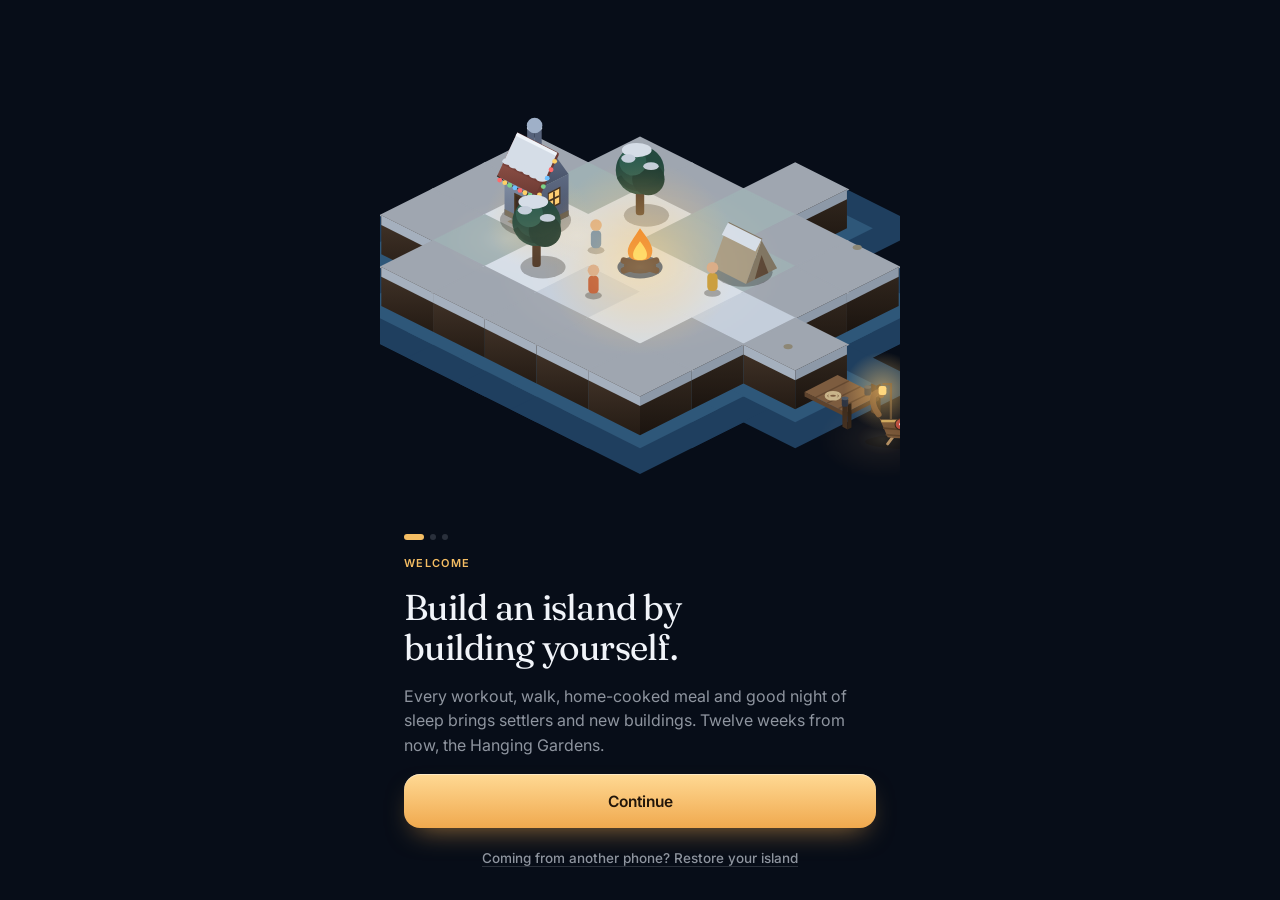
<file: index.html>
<!doctype html>
<html lang="en">
<head>
<meta charset="utf-8">
<meta name="viewport" content="width=device-width, initial-scale=1, viewport-fit=cover">
<meta name="theme-color" content="#0a1220">
<meta name="apple-mobile-web-app-capable" content="yes">
<meta name="mobile-web-app-capable" content="yes">
<meta name="apple-mobile-web-app-status-bar-style" content="black-translucent">
<meta name="apple-mobile-web-app-title" content="Motley Island">
<title>Motley Island</title>
<link rel="manifest" href="manifest.webmanifest">
<link rel="apple-touch-icon" href="icons/apple-touch-icon.png">
<link rel="icon" type="image/png" href="icons/icon-192.png">
<link rel="preconnect" href="https://fonts.googleapis.com">
<link rel="preconnect" href="https://fonts.gstatic.com" crossorigin>
<link rel="stylesheet" href="https://fonts.googleapis.com/css2?family=Fraunces:opsz,wght@9..144,400;9..144,500&family=Inter:wght@400;500;600&display=swap">
<link rel="stylesheet" href="css/app.css">
</head>
<body>
<div id="app">
  <main id="view" aria-live="polite"></main>
  <nav class="nav glass" id="nav" aria-label="Sections"></nav>
  <div id="layer"></div>
</div>
<script src="js/island.js"></script>
<script src="js/life.js"></script>
<script src="js/store.js"></script>
<script src="js/ingredients.js"></script>
<script src="js/amounts.js"></script>
<script src="js/demo.js"></script>
<script src="js/cloud.js"></script>
<script src="js/remind.js"></script>
<script src="js/app.js"></script>
</body>
</html>
</file>
<file: css/app.css>
/* Motley Island · Lanternlight design system
   Night palette, one warm accent (lantern gold), four resource hues used only for meaning.
   Type: Fraunces for display, Inter for everything you read or tap. 4pt spacing grid. */
:root{
  --bg:#070d18; --bg2:#0b1424; --ink:#f1f4f9; --sub:rgba(226,232,242,.62); --faint:rgba(226,232,242,.36); --ghost:rgba(226,232,242,.16);
  --fill:rgba(255,255,255,.045); --fill2:rgba(255,255,255,.07); --hair:rgba(255,255,255,.07); --edge:rgba(255,255,255,.09);
  --gold:#f4bd63; --gold2:#ffd994; --ember:#de8c3a; --gold-a:rgba(244,189,99,.14);
  --stone:#a9bde0; --land:#62c9b9; --harvest:#93d47e; --spirit:#f4bd63;
  --stone-a:rgba(169,189,224,.14); --land-a:rgba(98,201,185,.14); --harvest-a:rgba(147,212,126,.14); --spirit-a:rgba(244,189,99,.14);
  --danger:#f19c86;
  --f-d:"Fraunces", Georgia, serif; --f-b:"Inter", -apple-system, "Segoe UI", system-ui, sans-serif;
  --top:env(safe-area-inset-top, 0px); --bot:env(safe-area-inset-bottom, 0px);
  --ease:cubic-bezier(.2,.8,.2,1); --spring:cubic-bezier(.3,1.35,.4,1);
  --r-s:12px; --r-m:18px; --r-l:24px;
  color-scheme:dark;
}
*{box-sizing:border-box;-webkit-tap-highlight-color:transparent}
html,body{height:100%;margin:0;background:var(--bg);color:var(--ink);font-family:var(--f-b);font-size:15px;line-height:1.45;-webkit-font-smoothing:antialiased;-moz-osx-font-smoothing:grayscale}
body{overscroll-behavior:none;-webkit-user-select:none;user-select:none;-webkit-touch-callout:none}
#app{position:relative;height:100%;max-width:520px;margin:0 auto;overflow:hidden;background:var(--bg)}
#view{position:absolute;inset:0;overflow-y:auto;overflow-x:hidden;-webkit-overflow-scrolling:touch;scrollbar-width:none;padding-bottom:calc(120px + var(--bot))}
#view::-webkit-scrollbar{display:none}
button{font:inherit;color:inherit}
a{color:inherit;text-decoration:none}
:focus-visible{outline:2px solid var(--gold);outline-offset:2px;border-radius:10px}
.tap{transition:transform .18s var(--ease),opacity .18s}
.tap:active{transform:scale(.975);opacity:.85}
svg.i{width:20px;height:20px;flex:none;fill:none;stroke:currentColor;stroke-width:1.7;stroke-linecap:round;stroke-linejoin:round}

/* ---------- type ---------- */
.lt{margin:0;font:400 34px/1.04 var(--f-d);letter-spacing:-.02em;text-wrap:balance}
.t2{margin:0;font:400 23px/1.15 var(--f-d);letter-spacing:-.01em;text-wrap:balance}
.t3{margin:0;font:400 19px/1.2 var(--f-d)}
.hl{font:600 15.5px/1.3 var(--f-b);letter-spacing:-.005em}
.cap{font:500 12.5px/1.4 var(--f-b);color:var(--sub)}
.over{font:600 11px/1 var(--f-b);letter-spacing:.12em;text-transform:uppercase;color:var(--sub)}
.over.gold{color:var(--gold)}
.num{font-variant-numeric:tabular-nums}

/* ---------- chrome: large title + compact bar ---------- */
.page{display:flex;flex-direction:column;gap:28px;padding:0 20px}
.lhead{padding:calc(var(--top) + 26px) 20px 0;display:flex;flex-direction:column;gap:6px}
.lhead .row1{display:flex;justify-content:space-between;align-items:flex-end;gap:12px}
.bar{position:fixed;left:50%;top:0;transform:translate(-50%,-100%);width:100%;max-width:520px;z-index:25;padding:calc(var(--top) + 10px) 16px 10px;display:grid;grid-template-columns:44px 1fr 44px;align-items:center;
  background:rgba(7,13,24,.72);backdrop-filter:blur(24px) saturate(160%);-webkit-backdrop-filter:blur(24px) saturate(160%);border-bottom:1px solid var(--hair);transition:transform .35s var(--ease)}
.bar b{grid-column:2;text-align:center;font:600 15px var(--f-b)}
#app.scrolled .bar{transform:translate(-50%,0)}
.backbtn{all:unset;cursor:pointer;width:40px;height:40px;border-radius:50%;display:grid;place-items:center;color:var(--ink);background:rgba(10,18,32,.55);backdrop-filter:blur(16px);-webkit-backdrop-filter:blur(16px);border:1px solid var(--edge)}
.backbtn svg{width:20px;height:20px}
.floatback{position:fixed;top:calc(var(--top) + 10px);left:max(16px,calc(50% - 244px));z-index:30}
.iconbtn{all:unset;cursor:pointer;width:40px;height:40px;border-radius:50%;display:grid;place-items:center;color:var(--sub)}

/* ---------- world (Isle hero) ---------- */
.world{position:relative;height:min(58vh,450px);cursor:pointer;background:radial-gradient(120% 80% at 50% 46%,var(--w1,#1c3654) 0%,var(--w2,#11213a) 46%,#070d18 100%);transition:--w1 2s;
  -webkit-mask-image:linear-gradient(180deg,#000 74%,transparent 100%);mask-image:linear-gradient(180deg,#000 74%,transparent 100%)}
.world svg{position:absolute;inset:0;width:100%;height:100%;display:block}
.topfade{position:absolute;left:0;right:0;top:0;height:calc(160px + var(--top));background:linear-gradient(180deg,rgba(7,13,24,.92),rgba(7,13,24,0));pointer-events:none}
.ttl{position:absolute;left:20px;right:12px;top:calc(var(--top) + 16px);display:flex;justify-content:space-between;align-items:flex-start;gap:12px}
.ttl{pointer-events:none}
.ttl a{pointer-events:auto}
.ttl .over{color:var(--gold);opacity:.9}
.ttl .lt{margin-top:8px}
.isle .page{margin-top:-78px;position:relative}

/* ---------- surfaces ---------- */
.card{position:relative;border-radius:var(--r-l);padding:20px;background:linear-gradient(180deg,rgba(255,255,255,.065),rgba(255,255,255,.028));
  box-shadow:inset 0 1px 0 rgba(255,255,255,.06),0 24px 48px -28px rgba(0,0,0,.8);border:1px solid var(--hair)}
.group{border-radius:var(--r-m);background:var(--fill);overflow:hidden}
.sect{display:flex;flex-direction:column;gap:10px}
.sect-h{display:flex;justify-content:space-between;align-items:baseline;gap:12px;padding:0 4px}
.sect-h .cap{font-size:12px}

/* rows */
.row{position:relative;display:flex;align-items:center;gap:14px;padding:12px 14px;min-height:64px}
.row + .row::before{content:"";position:absolute;top:0;left:68px;right:0;height:1px;background:var(--hair)}
.row .main{flex:1;min-width:0;display:flex;align-items:center;gap:14px;cursor:pointer}
.row .tx{flex:1;min-width:0;display:flex;flex-direction:column;gap:2px}
.row .tx b{font:500 15px/1.3 var(--f-b);overflow:hidden;text-overflow:ellipsis;display:-webkit-box;-webkit-line-clamp:2;-webkit-box-orient:vertical}
.row .tx small{font:500 12.5px/1.35 var(--f-b);color:var(--sub);white-space:nowrap;overflow:hidden;text-overflow:ellipsis}
.row .tx small em{font-style:normal;color:var(--rc,var(--gold))}
.row.done .tx b{color:var(--sub)}
.row .chev{color:var(--ghost);width:16px;height:16px}
.row .trail{font:600 14px var(--f-b);color:var(--sub);font-variant-numeric:tabular-nums}
.tile{flex:none;width:40px;height:40px;border-radius:12px;display:grid;place-items:center;background:var(--ta,var(--fill2));color:var(--tc,var(--ink))}
.tile svg{width:20px;height:20px}
.r-stone{--ta:var(--stone-a);--tc:var(--stone);--rc:var(--stone)}
.r-land{--ta:var(--land-a);--tc:var(--land);--rc:var(--land)}
.r-harvest{--ta:var(--harvest-a);--tc:var(--harvest);--rc:var(--harvest)}
.r-spirit{--ta:var(--spirit-a);--tc:var(--spirit);--rc:var(--spirit)}
.r-gold{--ta:var(--gold-a);--tc:var(--gold2)}
.row.done .tile{opacity:.55}

/* tick */
.tick{all:unset;cursor:pointer;position:relative;flex:none;width:30px;height:30px;border-radius:50%;display:grid;place-items:center;box-shadow:inset 0 0 0 1.6px var(--ghost);transition:background .3s var(--ease),box-shadow .3s var(--ease),transform .25s var(--spring)}
.tick svg{width:14px;height:14px;fill:none;stroke:#1a1206;stroke-width:2.6;stroke-linecap:round;stroke-linejoin:round;stroke-dasharray:16;stroke-dashoffset:16;transition:stroke-dashoffset .3s .08s var(--ease)}
.tick:active{transform:scale(.86)}
.done .tick,.tick.on{background:var(--gold);box-shadow:inset 0 0 0 1.6px var(--gold),0 0 18px rgba(244,189,99,.4)}
.done .tick svg,.tick.on svg{stroke-dashoffset:0}
.tick[disabled]{opacity:.3;pointer-events:none}
.spark{position:fixed;width:5px;height:5px;border-radius:50%;background:var(--gold2);pointer-events:none;z-index:60;box-shadow:0 0 8px var(--gold)}

/* buttons */
.btn{all:unset;box-sizing:border-box;cursor:pointer;display:flex;align-items:center;justify-content:center;gap:10px;height:54px;padding:0 22px;border-radius:16px;font:600 15.5px var(--f-b);
  background:linear-gradient(180deg,#ffd994,#f0a94e);color:#22160a;box-shadow:inset 0 1px 0 rgba(255,255,255,.45),0 12px 28px -12px rgba(240,169,78,.65);transition:transform .18s var(--ease),filter .2s}
.btn:active{transform:scale(.97);filter:brightness(.95)}
.btn svg{width:18px;height:18px}
.btn.solid{fill:#22160a}
.btn.quiet{background:var(--fill2);color:var(--ink);box-shadow:inset 0 0 0 1px var(--edge)}
.btn.small{height:40px;padding:0 16px;border-radius:12px;font-size:14px}
.btn.wide{width:100%}
.btn.danger{background:rgba(241,156,134,.1);color:var(--danger);box-shadow:inset 0 0 0 1px rgba(241,156,134,.25)}
.btns{display:flex;gap:10px}
.btns .btn{flex:1}

/* ---------- Isle: today hero ---------- */
.today{display:grid;grid-template-columns:auto 1fr;gap:18px;align-items:center}
.ring{position:relative;width:84px;height:84px}
.ring svg{width:100%;height:100%;transform:rotate(-90deg)}
.ring circle{fill:none;stroke-width:7}
.ring .bgc{stroke:rgba(255,255,255,.08)}
.ring .fgc{stroke:url(#ringgrad);stroke-linecap:round;transition:stroke-dashoffset 1s var(--ease);filter:drop-shadow(0 0 6px rgba(244,189,99,.45))}
.ring div{position:absolute;inset:0;display:grid;place-items:center;text-align:center;line-height:1}
.ring b{font:400 24px var(--f-d)}
.ring small{display:block;font:600 9.5px var(--f-b);letter-spacing:.1em;color:var(--sub);margin-top:3px;text-transform:uppercase}
.today .tx{display:flex;flex-direction:column;gap:6px;min-width:0}
.today .btn{grid-column:1/-1;margin-top:4px}

.nextup{all:unset;box-sizing:border-box;cursor:pointer;display:flex;align-items:center;gap:14px;padding:14px 16px;border-radius:var(--r-m);background:linear-gradient(90deg,rgba(244,189,99,.10),rgba(244,189,99,.03));box-shadow:inset 0 0 0 1px rgba(244,189,99,.16)}
.nextup .tx{flex:1;min-width:0;display:flex;flex-direction:column;gap:3px}
.nextup .meter{display:block;height:4px;border-radius:4px;background:rgba(255,255,255,.08);overflow:hidden;margin-top:6px}
.nextup .meter i{display:block;height:100%;border-radius:4px;background:linear-gradient(90deg,var(--ember),var(--gold2));transition:width .9s var(--ease)}

.week{display:grid;grid-template-columns:repeat(7,1fr);gap:4px;padding:14px 8px;border-radius:var(--r-m);background:var(--fill)}
.week button{all:unset;cursor:pointer;display:flex;flex-direction:column;align-items:center;gap:7px;font:600 10.5px var(--f-b);letter-spacing:.06em;color:var(--faint)}
.week button.today{color:var(--gold)}
.mini{width:30px;height:30px;transform:rotate(-90deg)}
.mini circle{fill:none;stroke-width:3.4}
.mini .bgc{stroke:rgba(255,255,255,.09)}
.mini .fgc{stroke:var(--gold);stroke-linecap:round}
.week button.rest .mini .bgc{stroke-dasharray:2 3.2}

.meters{display:grid;grid-template-columns:1fr 1fr;gap:16px 20px;padding:18px;border-radius:var(--r-m);background:var(--fill)}
.meter2{display:flex;flex-direction:column;gap:8px}
.meter2 p{margin:0;display:flex;justify-content:space-between;align-items:baseline;font:500 12.5px var(--f-b);color:var(--sub)}
.meter2 p b{font:400 18px var(--f-d);color:var(--ink);font-variant-numeric:tabular-nums}
.bar2{height:4px;border-radius:4px;background:rgba(255,255,255,.07);overflow:hidden}
.bar2 i{display:block;height:100%;border-radius:4px;background:var(--c);box-shadow:0 0 10px var(--c);transition:width .9s var(--ease)}
.gardens{grid-column:1/-1;display:flex;flex-direction:column;gap:8px;padding-bottom:14px;border-bottom:1px solid var(--hair)}
.gardens .bar2{height:6px}
.gardens .bar2 i{background:linear-gradient(90deg,var(--ember),var(--gold2));box-shadow:0 0 12px rgba(244,189,99,.6)}

/* ---------- Train ---------- */
.days{display:grid;grid-template-columns:repeat(7,1fr);gap:4px}
.days button{all:unset;cursor:pointer;display:flex;flex-direction:column;align-items:center;gap:6px;padding:10px 0;border-radius:14px;font:600 10.5px var(--f-b);letter-spacing:.06em;color:var(--faint);transition:background .25s}
.days button b{font:400 18px var(--f-d);letter-spacing:0;color:var(--sub)}
.days button i{display:flex;gap:3px;height:5px}
.days button i u{width:5px;height:5px;border-radius:50%;background:var(--ghost)}
.days button i u.stone{background:var(--stone)}.days button i u.land{background:var(--land)}.days button i u.spirit{background:var(--spirit)}
.days button.on{background:var(--fill2)}
.days button.on b{color:var(--ink)}
.days button.today{color:var(--gold)}
.hero-w{display:flex;flex-direction:column;gap:14px;overflow:hidden}
.hero-w::after{content:"";position:absolute;right:-40px;top:-40px;width:180px;height:180px;border-radius:50%;background:radial-gradient(circle,rgba(169,189,224,.16),transparent 70%);pointer-events:none}
.chips{display:flex;flex-wrap:wrap;gap:6px}
.chip{display:inline-flex;align-items:center;gap:6px;height:28px;padding:0 10px;border-radius:999px;background:var(--fill2);font:500 12px var(--f-b);color:var(--sub)}
.chip svg{width:14px;height:14px}
.phasebar{display:grid;grid-template-columns:repeat(12,1fr);gap:3px}
.phasebar i{height:6px;border-radius:3px;background:rgba(255,255,255,.08)}
.phasebar i.past{background:rgba(244,189,99,.45)}
.phasebar i.now{background:var(--gold);box-shadow:0 0 10px rgba(244,189,99,.6)}
.phaselbl{display:grid;grid-template-columns:4fr 4fr 4fr;font:600 10.5px var(--f-b);letter-spacing:.08em;text-transform:uppercase;color:var(--faint)}
.phaselbl span.on{color:var(--gold)}

/* move list in session preview */
.move{display:flex;flex-direction:column;gap:10px;padding:14px;position:relative}
.move + .move::before{content:"";position:absolute;top:0;left:68px;right:0;height:1px;background:var(--hair)}
.move-h{display:flex;gap:14px;align-items:center}
.move-h .tile{font:600 12px var(--f-b)}
.move details{padding-left:54px;font-size:13.5px;color:var(--sub)}
.move summary{cursor:pointer;list-style:none;color:var(--gold2);font-weight:500;font-size:13px}
.move summary::-webkit-details-marker{display:none}
.move ol{margin:8px 0 0;padding-left:18px;display:flex;flex-direction:column;gap:5px;line-height:1.5}
.dock{position:fixed;left:50%;transform:translateX(-50%);bottom:calc(16px + var(--bot));width:calc(100% - 40px);max-width:480px;z-index:22}

/* ---------- workout player ---------- */
#app.immersive .nav{transform:translate(-50%,160%)}
#app.immersive #view{padding-bottom:0}
.player{min-height:100%;display:flex;flex-direction:column;padding:calc(var(--top) + 10px) 20px calc(20px + var(--bot));gap:18px;background:radial-gradient(120% 60% at 50% 0%,#14243d 0%,var(--bg) 60%)}
.ptop{display:flex;align-items:center;gap:12px}
.ptop .segs{flex:1;display:flex;gap:3px}
.ptop .segs i{flex:1;height:4px;border-radius:2px;background:rgba(255,255,255,.1);transition:background .3s}
.ptop .segs i.on{background:var(--gold)}
.ptop .clock{font:600 13px var(--f-b);color:var(--sub);font-variant-numeric:tabular-nums;min-width:42px;text-align:right}
.pbody{flex:1;display:flex;flex-direction:column;justify-content:center;gap:16px;padding:10px 4px}
.pname{margin:0;font:400 40px/1.05 var(--f-d);letter-spacing:-.02em;text-wrap:balance}
.preps{display:flex;align-items:baseline;gap:10px}
.preps b{font:300 88px/0.9 var(--f-d);letter-spacing:-.04em;color:var(--gold2);font-variant-numeric:tabular-nums}
.preps span{font:500 18px var(--f-b);color:var(--sub)}
.pcue{font-size:16px;line-height:1.5;color:var(--ink);opacity:.86;max-width:34ch}
.pnext{display:flex;align-items:center;gap:12px;padding:12px 14px;border-radius:var(--r-m);background:var(--fill);text-align:left}
.pnext .tx{flex:1;min-width:0}
.rest{display:flex;flex-direction:column;align-items:center;gap:22px;text-align:center}
.bigring{position:relative;width:min(64vw,240px);aspect-ratio:1}
.bigring svg{width:100%;height:100%;transform:rotate(-90deg)}
.bigring circle{fill:none;stroke-width:6}
.bigring .bgc{stroke:rgba(255,255,255,.08)}
.bigring .fgc{stroke:var(--gold);stroke-linecap:round;transition:stroke-dashoffset 1s linear}
.bigring::before{content:"";position:absolute;inset:8%;border-radius:50%;box-shadow:0 0 50px rgba(244,189,99,.18)}
.bigring div{position:absolute;inset:0;display:grid;place-items:center}
.bigring b{font:300 64px var(--f-d);font-variant-numeric:tabular-nums}
.finish{flex:1;display:flex;flex-direction:column;align-items:center;justify-content:center;text-align:center;gap:18px}
.finish .stats{display:grid;grid-template-columns:repeat(3,1fr);width:100%;gap:8px}
.finish .stats div{padding:14px 8px;border-radius:var(--r-m);background:var(--fill)}
.finish .stats b{display:block;font:400 26px var(--f-d);font-variant-numeric:tabular-nums}
.medal{width:96px;height:96px;border-radius:50%;display:grid;place-items:center;background:radial-gradient(circle at 35% 30%,var(--gold2),var(--ember));box-shadow:0 0 60px rgba(244,189,99,.45);color:#22160a;animation:medal .9s var(--spring)}
.medal svg{width:42px;height:42px;stroke-width:2.2}
@keyframes medal{from{transform:scale(.3) rotate(-20deg);opacity:0}}

/* ---------- Market ---------- */
.budget{display:flex;flex-direction:column;gap:14px}
.budget .big{display:flex;align-items:baseline;justify-content:space-between;gap:12px}
.budget .big b{font:400 40px/1 var(--f-d);letter-spacing:-.02em;font-variant-numeric:tabular-nums}
.budget .bar2{height:6px}
.budget .bar2 i{background:linear-gradient(90deg,var(--land),#9be3d6);box-shadow:0 0 10px rgba(98,201,185,.5)}
.seg{display:grid;grid-auto-flow:column;grid-auto-columns:1fr;padding:3px;border-radius:12px;background:var(--fill)}
.seg button{all:unset;cursor:pointer;text-align:center;padding:8px 0;border-radius:9px;font:600 13px var(--f-b);color:var(--sub);transition:background .25s,color .25s}
.seg button.on{background:rgba(255,255,255,.1);color:var(--ink);box-shadow:0 2px 8px rgba(0,0,0,.3)}
.item{cursor:pointer}
.item .tx b{transition:color .3s}
.item.done .tx b{text-decoration:line-through;text-decoration-color:var(--faint)}
.badge{display:inline-block;font:700 9px var(--f-b);letter-spacing:.1em;text-transform:uppercase;padding:3px 6px;border-radius:5px;background:var(--land-a);color:var(--land);margin-left:6px;vertical-align:2px}
details.pantry summary{list-style:none;cursor:pointer}
details.pantry summary::-webkit-details-marker{display:none}
.pchips{display:flex;flex-wrap:wrap;gap:6px;padding:4px 4px 0}
.pchips span{font:500 12.5px var(--f-b);padding:7px 11px;border-radius:999px;background:var(--fill);color:var(--sub)}
.fine{font:400 12.5px/1.55 var(--f-b);color:var(--faint);padding:0 4px;margin:0}

/* ---------- Kitchen ---------- */
.rail{display:flex;gap:12px;overflow-x:auto;scroll-snap-type:x mandatory;scroll-padding-inline:20px;margin:0 -20px;padding:2px 20px 6px;scrollbar-width:none}
.rail::-webkit-scrollbar{display:none}
.meal{flex:none;width:72%;max-width:300px;scroll-snap-align:start;border-radius:var(--r-l);overflow:hidden;background:var(--fill);display:flex;flex-direction:column}
.meal .art{height:118px;position:relative;display:grid;place-items:center;background:var(--art)}
.meal .art svg{width:46px;height:46px;stroke-width:1.3;color:rgba(255,255,255,.88);filter:drop-shadow(0 4px 12px rgba(0,0,0,.25))}
.meal .art .over{position:absolute;left:14px;top:14px;color:rgba(255,255,255,.85)}
.meal .art .shared{position:absolute;right:12px;top:10px;font:600 10.5px var(--f-b);padding:4px 8px;border-radius:999px;background:rgba(0,0,0,.28);color:#fff}
.meal .tx{padding:14px 16px 16px;display:flex;flex-direction:column;gap:4px}
.meal .tx b{font:400 18px/1.2 var(--f-d)}
.c-Mexican{--art:linear-gradient(135deg,#c8642f,#e9a052)}
.c-Asian{--art:linear-gradient(135deg,#a8394a,#e0705a)}
.c-Italian{--art:linear-gradient(135deg,#8c2f39,#d2584c)}
.c-Mediterranean{--art:linear-gradient(135deg,#2f7d74,#73c2a7)}
.c-Breakfast{--art:linear-gradient(135deg,#b07a26,#ecc069)}
.c-Snack{--art:linear-gradient(135deg,#4a5f86,#8ea6cf)}
.c-American{--art:linear-gradient(135deg,#7a4a2a,#c98a4e)}
.c-Indian{--art:linear-gradient(135deg,#b8562a,#e8b04a)}
.c-Peruvian{--art:linear-gradient(135deg,#3f7d3a,#9cc85a)}
.c-Prep{--art:linear-gradient(135deg,#3b5578,#6f8fb8)}
.ctile{--ta:var(--art);--tc:#fff}
.hero-r{position:relative;height:calc(220px + var(--top));display:grid;place-items:center;background:var(--art);overflow:hidden}
.hero-r::after{content:"";position:absolute;inset:0;background:linear-gradient(180deg,rgba(7,13,24,0) 40%,var(--bg) 100%)}
.hero-r svg{width:80px;height:80px;stroke-width:1.1;color:rgba(255,255,255,.9);position:relative;z-index:1;margin-top:var(--top)}
.stats3{display:grid;grid-template-columns:repeat(3,1fr);border-radius:var(--r-m);background:var(--fill)}
.stats3 div{padding:14px 12px;display:flex;flex-direction:column;gap:4px}
.stats3 div + div{border-left:1px solid var(--hair)}
.stats3 b{font:400 20px var(--f-d);font-variant-numeric:tabular-nums}
.callout{display:flex;gap:12px;align-items:flex-start;padding:14px 16px;border-radius:var(--r-m);background:var(--gold-a);color:var(--gold2);font:500 13.5px/1.5 var(--f-b)}
.callout svg{flex:none;width:18px;height:18px;margin-top:1px}
.ing{cursor:pointer;min-height:52px}
.ing .tx b{font-weight:500;font-size:14.5px}
.ing .q{font:500 13px var(--f-b);color:var(--sub);text-align:right;max-width:46%}
.ing.done .tx b,.ing.done .q{color:var(--faint);text-decoration:line-through}
.steps{margin:0;padding:0;list-style:none;display:flex;flex-direction:column;gap:18px}
.steps li{display:grid;grid-template-columns:30px 1fr;gap:14px;font:400 15px/1.55 var(--f-b);color:var(--ink)}
.steps li span{width:30px;height:30px;border-radius:50%;display:grid;place-items:center;font:600 12.5px var(--f-b);color:var(--gold);background:var(--gold-a)}

/* cook mode */
.cook{min-height:100%;display:flex;flex-direction:column;padding:calc(var(--top) + 10px) 20px calc(20px + var(--bot));gap:20px}
.cook .stepbig{flex:1;display:flex;flex-direction:column;justify-content:center;gap:18px}
.cook .stepbig p{margin:0;font:400 27px/1.38 var(--f-d);letter-spacing:-.01em}
.cook .stepbig.gatherstep{justify-content:flex-start;gap:12px}
.cook .btns{position:sticky;bottom:calc(12px + var(--bot));z-index:2}
.cook .gather .row{min-height:52px}
.cook .gather .row .q{font:500 13px var(--f-b);color:var(--sub);text-align:right;max-width:46%}
.cook .instep{display:flex;flex-direction:column;gap:2px;padding-top:14px;border-top:1px solid var(--hair)}
.cook .instep .over{margin-bottom:6px}
.cook .instep div{display:flex;justify-content:space-between;gap:16px;padding:7px 0;font:500 15px/1.35 var(--f-b)}
.cook .instep div span{color:var(--gold2);text-align:right;flex-shrink:0;max-width:52%}

/* ---------- nav ---------- */
.nav{position:fixed;left:50%;bottom:calc(14px + var(--bot));transform:translateX(-50%);z-index:20;display:flex;gap:2px;padding:6px;border-radius:999px;
  background:rgba(14,22,38,.72);backdrop-filter:blur(24px) saturate(160%);-webkit-backdrop-filter:blur(24px) saturate(160%);box-shadow:inset 0 0 0 1px var(--edge),0 18px 40px -16px rgba(0,0,0,.8);transition:transform .45s var(--ease)}
.nav a{display:flex;align-items:center;gap:7px;height:44px;padding:0 16px;border-radius:999px;color:var(--faint);font:600 13px var(--f-b);transition:background .35s var(--ease),color .35s var(--ease)}
.nav a svg{width:21px;height:21px}
.nav a span{max-width:0;overflow:hidden;white-space:nowrap;transition:max-width .45s var(--ease)}
.nav a.on{background:var(--gold-a);color:var(--gold2)}
.nav a.on span{max-width:70px}

/* ---------- sheet ---------- */
.scrim{position:fixed;inset:0;z-index:40;background:rgba(3,7,14,.6);animation:fade .25s ease}
.sheet{position:fixed;left:0;right:0;bottom:0;z-index:41;max-width:520px;margin:0 auto;border-radius:28px 28px 0 0;padding:10px 20px calc(24px + var(--bot));display:flex;flex-direction:column;gap:18px;
  background:rgba(16,25,42,.92);backdrop-filter:blur(30px) saturate(150%);-webkit-backdrop-filter:blur(30px) saturate(150%);box-shadow:inset 0 1px 0 rgba(255,255,255,.08);animation:sheet .5s var(--ease);max-height:88vh;overflow-y:auto}
.sheet .grab{align-self:center;width:36px;height:5px;border-radius:5px;background:rgba(255,255,255,.2)}
@keyframes sheet{from{transform:translateY(100%)}}
@keyframes fade{from{opacity:0}}
.opts{display:grid;grid-template-columns:1fr 1fr;gap:10px}
.opts button{all:unset;cursor:pointer;padding:14px;border-radius:16px;background:var(--fill);box-shadow:inset 0 0 0 1px var(--hair);display:flex;flex-direction:column;gap:10px;transition:box-shadow .2s,background .2s}
.opts button.on{box-shadow:inset 0 0 0 1.6px var(--gold);background:var(--gold-a)}
.stepper{display:flex;align-items:center;justify-content:space-between;padding:8px;border-radius:16px;background:var(--fill)}
.stepper button{all:unset;cursor:pointer;width:44px;height:44px;border-radius:12px;display:grid;place-items:center;background:var(--fill2)}
.stepper b{font:400 30px var(--f-d);font-variant-numeric:tabular-nums}
.stepper b small{font:500 13px var(--f-b);color:var(--sub);margin-left:6px}
.field{display:flex;flex-direction:column;gap:8px}
.field input{all:unset;-webkit-user-select:text;user-select:text;height:50px;padding:0 16px;border-radius:14px;background:var(--fill);box-shadow:inset 0 0 0 1px var(--hair);color:var(--ink);font:500 16px var(--f-b)}
.field input:focus{box-shadow:inset 0 0 0 1.6px var(--gold)}

/* ---------- onboarding ---------- */
.onb{position:fixed;inset:0;z-index:70;background:var(--bg);display:flex;flex-direction:column;max-width:520px;margin:0 auto;animation:fade .4s ease}
.onb .art{position:relative;flex:1;min-height:0}
.onb .art svg{position:absolute;inset:0;width:100%;height:100%}
.onb .panel{padding:0 24px calc(28px + var(--bot));display:flex;flex-direction:column;gap:16px}
.onb .dots{display:flex;gap:6px}
.onb .dots i{width:6px;height:6px;border-radius:3px;background:var(--ghost);transition:width .3s,background .3s}
.onb .dots i.on{width:20px;background:var(--gold)}
.onb .lt{font-size:36px}
.onb p{margin:0;color:var(--sub);font-size:16px;line-height:1.55}
.legend{display:flex;flex-direction:column;gap:2px;border-radius:var(--r-m);background:var(--fill)}

/* ---------- feedback ---------- */
.reward{position:fixed;left:50%;top:calc(var(--top) + 14px);z-index:65;transform:translateX(-50%);display:flex;align-items:center;gap:12px;padding:8px 18px 8px 8px;border-radius:999px;
  background:rgba(16,25,42,.88);backdrop-filter:blur(24px);-webkit-backdrop-filter:blur(24px);box-shadow:inset 0 0 0 1px rgba(244,189,99,.25),0 16px 40px -12px rgba(0,0,0,.7);animation:drop 2.6s var(--ease) forwards;pointer-events:none;white-space:nowrap}
.reward .tile{width:34px;height:34px;border-radius:50%}
.reward b{font:600 14.5px var(--f-b)}
.reward small{display:block;font:500 12px var(--f-b);color:var(--sub)}
@keyframes drop{0%{opacity:0;transform:translate(-50%,-30px) scale(.95)}12%{opacity:1;transform:translate(-50%,0) scale(1)}82%{opacity:1;transform:translate(-50%,0)}100%{opacity:0;transform:translate(-50%,-16px)}}
.toast{position:fixed;left:50%;bottom:calc(92px + var(--bot));transform:translateX(-50%);z-index:60;padding:12px 18px;border-radius:14px;font:500 13.5px var(--f-b);max-width:calc(100% - 40px);
  background:rgba(16,25,42,.92);backdrop-filter:blur(20px);-webkit-backdrop-filter:blur(20px);box-shadow:inset 0 0 0 1px var(--edge);animation:up .35s var(--ease)}
@keyframes up{from{opacity:0;transform:translate(-50%,14px)}}

/* ---------- island + motion ---------- */
.o.pop{animation:pop .9s var(--spring) both;transform-box:fill-box;transform-origin:50% 100%}
@keyframes pop{from{opacity:0;transform:scale(.3) translateY(8px)}to{opacity:1;transform:none}}
.walk{animation:walk 8s ease-in-out infinite}
@keyframes walk{0%,8%{transform:translate(0,0)}46%,54%{transform:translate(var(--dx),var(--dy))}92%,100%{transform:translate(0,0)}}
.bob{animation:bob .5s ease-in-out infinite alternate}
@keyframes bob{to{transform:translateY(-.8px)}}
.flick{animation:flick .35s ease-in-out infinite alternate;transform-box:fill-box;transform-origin:50% 100%}
@keyframes flick{from{transform:scale(1,1)}to{transform:scale(.85,1.15)}}
.spin{animation:spin 9s linear infinite}
@keyframes spin{to{transform:rotate(360deg)}}
.smoke{animation:smoke 4s ease-out infinite;transform-box:fill-box;transform-origin:center}
@keyframes smoke{from{opacity:.55;transform:translate(0,0) scale(.6)}to{opacity:0;transform:translate(4px,-16px) scale(1.6)}}
.float{animation:float 3.5s ease-in-out infinite alternate}
@keyframes float{to{transform:translateY(-1.6px) rotate(-1.5deg)}}
.beam{animation:beam 7s ease-in-out infinite;opacity:.9}
@keyframes beam{0%{transform:rotate(-14deg) scaleX(1);opacity:.25}50%{transform:rotate(16deg) scaleX(1.1);opacity:.95}100%{transform:rotate(-14deg) scaleX(1);opacity:.25}}
.hook{animation:hook 4s ease-in-out infinite alternate}
.oar{animation:oar 1.4s ease-in-out infinite alternate}
@keyframes oar{from{transform:rotate(-16deg)}to{transform:rotate(14deg)}}
@keyframes hook{from{transform:rotate(-7deg)}to{transform:rotate(7deg)}}
.glint{animation:glint 3s ease-in-out infinite}
@keyframes glint{0%,100%{opacity:0}50%{opacity:.85}}
.fly{animation:fly 6s ease-in-out infinite alternate}
@keyframes fly{0%{transform:translate(0,0);opacity:.2}50%{opacity:1}100%{transform:translate(6px,-8px);opacity:.3}}
.fall{animation:fall .8s linear infinite}
@keyframes fall{to{stroke-dashoffset:-8}}
.enter{animation:enter .42s var(--ease)}
@keyframes enter{from{opacity:0;transform:translateY(10px)}}
.push{animation:push .42s var(--ease)}
@keyframes push{from{opacity:0;transform:translateX(28px)}}
.stagger>*{animation:enter .5s var(--ease) both}
.stagger>*:nth-child(2){animation-delay:.04s}.stagger>*:nth-child(3){animation-delay:.08s}.stagger>*:nth-child(4){animation-delay:.12s}.stagger>*:nth-child(5){animation-delay:.16s}.stagger>*:nth-child(6){animation-delay:.2s}.stagger>*:nth-child(n+7){animation-delay:.24s}

/* =========================================================
   Living island, gestures, player and kitchen timers (v10)
   ========================================================= */

/* ---------- sky ---------- */
.sky{position:absolute;inset:0;pointer-events:none;overflow:hidden}
.sky .glow{position:absolute;left:-10%;right:-10%;top:-30%;height:80%;background:radial-gradient(60% 60% at 50% 40%,var(--glow,transparent),transparent 70%);transition:background 3s}
.sky .star{position:absolute;width:var(--s);height:var(--s);border-radius:50%;background:#e8eefc;opacity:calc(var(--stars,1) * .7);animation:twinkle 4s ease-in-out infinite;box-shadow:0 0 4px rgba(232,238,252,.6)}
@keyframes twinkle{0%,100%{opacity:calc(var(--stars,1) * .15)}50%{opacity:calc(var(--stars,1) * .85)}}
.sky .moon{position:absolute;left:var(--mx,80%);top:var(--my,28%);width:26px;height:26px;border-radius:50%;opacity:var(--moon,1);transition:opacity 3s;
  background:radial-gradient(circle at 38% 35%,#fbf3dc,#d9cfb4 60%,#b9ae92);box-shadow:0 0 24px 6px rgba(251,243,220,.18),0 0 70px 20px rgba(251,243,220,.06)}
.sky .moon::after{content:"";position:absolute;inset:0;border-radius:50%;background:radial-gradient(circle at 62% 60%,rgba(0,0,0,.12) 0 3px,transparent 4px),radial-gradient(circle at 40% 70%,rgba(0,0,0,.08) 0 2px,transparent 3px)}
.sky .cloud{position:absolute;height:16px;border-radius:30px;background:rgba(170,190,225,.07);filter:blur(6px);animation:cloud 140s linear infinite}
.sky .cloud.c1{top:16%;width:200px;left:-180px}
.sky .cloud.c2{top:38%;width:150px;left:-140px;animation-duration:190s;animation-delay:-80s;opacity:.7}
@keyframes cloud{to{transform:translateX(860px)}}
.sky .shoot{position:absolute;width:90px;height:1.5px;border-radius:2px;background:linear-gradient(90deg,rgba(255,255,255,0),rgba(255,255,255,.9));transform:rotate(18deg);animation:shoot 1.2s ease-out forwards}
@keyframes shoot{from{opacity:0;translate:-60px -20px}20%{opacity:1}to{opacity:0;translate:140px 46px}}

/* ---------- settlers ---------- */
.st .sp{transition:transform .25s,opacity .6s}
.st.left .sp{transform:scaleX(-1)}
.st.walk .body{animation:step .32s ease-in-out infinite alternate}
@keyframes step{to{transform:translateY(-1px)}}
.st.sit .body{transform:translateY(1.4px) scaleY(.8);transform-box:fill-box;transform-origin:50% 100%}
.st.tend .body{animation:tend 1.1s ease-in-out infinite;transform-box:fill-box;transform-origin:50% 100%}
@keyframes tend{0%,100%{transform:none}45%,60%{transform:scaleY(.72) translateY(1px)}}
.st.home .sp{opacity:0}
.st .newstar{animation:newstar 1.2s ease-in-out infinite;transform-box:fill-box;transform-origin:center}
@keyframes newstar{50%{transform:translateY(-1.5px) scale(1.15);opacity:.75}}

/* ---------- a building goes up ---------- */
.o.rise{animation:rise 1.1s cubic-bezier(.25,1.35,.45,1) both;transform-box:fill-box;transform-origin:50% 100%}
@keyframes rise{0%{opacity:0;transform:scaleY(.05) scaleX(.7)}35%{opacity:1}70%{transform:scaleY(1.08) scaleX(.97)}100%{opacity:1;transform:none}}
.dust{opacity:0;animation:dust 1.1s ease-out both}
@keyframes dust{0%{opacity:.75;transform:translate(0,0) scale(.6)}100%{opacity:0;transform:translate(var(--dx),var(--dy)) scale(1.8)}}

/* ---------- sky lanterns when the day is done ---------- */
.lanterns{position:absolute;inset:0;pointer-events:none;overflow:hidden}
.lanterns i{position:absolute;bottom:22%;width:12px;height:16px;border-radius:3px 3px 4px 4px;background:radial-gradient(circle at 50% 70%,#fff1c4,#f4bd63 55%,#de8c3a);box-shadow:0 0 14px 4px rgba(244,189,99,.45);opacity:0;animation:lantern 6s ease-out forwards}
@keyframes lantern{0%{opacity:0;transform:translate(0,0) scale(.6)}12%{opacity:1}100%{opacity:0;transform:translate(var(--drift),-300px) scale(1)}}

/* ---------- island bubble (tap a settler or building) ---------- */
.bubble{position:absolute;z-index:35;max-width:240px;padding:12px 14px 13px;border-radius:16px;background:rgba(14,22,38,.86);backdrop-filter:blur(20px);-webkit-backdrop-filter:blur(20px);
  box-shadow:inset 0 0 0 1px rgba(244,189,99,.22),0 16px 40px -14px rgba(0,0,0,.8);display:flex;flex-direction:column;gap:5px;animation:bub .35s cubic-bezier(.3,1.3,.5,1);pointer-events:none;transform-origin:var(--ax,50%) 100%}
.bubble b{font:400 18px/1.15 var(--f-d)}
.bubble .over{font-size:10px}
.bubble p{margin:2px 0 0;font:500 13px/1.45 var(--f-b);color:var(--sub)}
.bubble::after{content:"";position:absolute;left:var(--ax,50%);bottom:-6px;width:12px;height:12px;margin-left:-6px;transform:rotate(45deg);background:rgba(14,22,38,.86);box-shadow:inset -1px -1px 0 rgba(244,189,99,.22)}
.bubble.out{animation:bubout .25s ease forwards}
@keyframes bub{from{opacity:0;transform:translateY(6px) scale(.9)}}
@keyframes bubout{to{opacity:0;transform:translateY(4px) scale(.96)}}

/* ---------- today ring when the day is complete ---------- */
.ring.full::after{content:"";position:absolute;inset:-4px;border-radius:50%;box-shadow:0 0 30px rgba(244,189,99,.35);animation:breathe 2.6s ease-in-out infinite;pointer-events:none}
@keyframes breathe{50%{box-shadow:0 0 44px rgba(244,189,99,.55)}}

/* ---------- announcements ---------- */
.reward.big{padding:10px 20px 10px 10px;box-shadow:inset 0 0 0 1px rgba(244,189,99,.4),0 0 40px -6px rgba(244,189,99,.35),0 16px 40px -12px rgba(0,0,0,.7);animation:drop 3.6s var(--ease) forwards}
.reward.big .tile{width:40px;height:40px}
.reward.big small{margin-bottom:4px;font-size:10px}
.reward.big b{font:400 18px var(--f-d)}

/* ---------- swipe to complete ---------- */
.row.sw{touch-action:pan-y}
.row.sw .tx small{white-space:normal;display:-webkit-box;-webkit-line-clamp:2;-webkit-box-orient:vertical}
.row.sw > *{transition:transform .38s cubic-bezier(.3,1.3,.5,1)}
.row.swiping > *{transition:none;transform:translateX(var(--sx,0))}
.row.sw::after{content:"";position:absolute;left:22px;top:50%;width:24px;height:24px;margin-top:-12px;border-radius:50%;opacity:0;transform:scale(.5);transition:opacity .2s,transform .25s var(--spring),background-color .2s;
  background:var(--ghost) center/14px no-repeat url("data:image/svg+xml,%3Csvg xmlns='http://www.w3.org/2000/svg' viewBox='0 0 24 24' fill='none' stroke='%231a1206' stroke-width='3' stroke-linecap='round' stroke-linejoin='round'%3E%3Cpath d='M5 12.5l4.5 4.5L19 7.5'/%3E%3C/svg%3E")}
.row.swiping{background:linear-gradient(90deg,rgba(244,189,99,.10),transparent 70%)}
.row.swiping::after{opacity:1;transform:scale(.8)}
.row.swiping.armed::after{background-color:var(--gold);transform:scale(1.08);box-shadow:0 0 16px rgba(244,189,99,.5)}
.row.leaving{animation:leave .38s var(--ease) .12s forwards;overflow:hidden}
@keyframes leave{to{max-height:0;min-height:0;padding-top:0;padding-bottom:0;opacity:0;transform:translateX(30px)}}

/* ---------- page transitions ---------- */
.pop{animation:pop2 .36s var(--ease)}
@keyframes pop2{from{opacity:.4;transform:translateX(-26px)}}
.tab-r{animation:tabr .34s var(--ease)}
@keyframes tabr{from{opacity:0;transform:translateX(18px)}}
.tab-l{animation:tabl .34s var(--ease)}
@keyframes tabl{from{opacity:0;transform:translateX(-18px)}}
.fade{animation:fade .25s ease}
#app.detail #view{touch-action:pan-y pinch-zoom}
#view.dragging{box-shadow:-20px 0 40px rgba(0,0,0,.6)}
#app{background:#03070e}
#view{background:var(--bg)}

/* ---------- sheets: a bigger grab zone you can drag down ---------- */
.sheet .grab{align-self:stretch;height:44px;margin:-10px -20px -18px;width:auto;border-radius:0;background:linear-gradient(rgba(16,25,42,.97) 70%,rgba(16,25,42,0));touch-action:none;cursor:grab;position:sticky;top:-10px;z-index:3;flex:none}
.sheet .grab::before{content:"";position:absolute;left:50%;top:10px;width:36px;height:5px;margin-left:-18px;border-radius:5px;background:rgba(255,255,255,.22)}

/* ---------- workout player ---------- */
.ptop .segs i.cur{background:rgba(244,189,99,.45)}
.ptop .snd{width:34px;height:34px}
.ptop .snd svg{width:17px;height:17px}
.ptop .snd.off{color:var(--faint)}
.preps.adj{gap:14px;align-items:center}
.adjb{all:unset;cursor:pointer;width:44px;height:44px;border-radius:50%;display:grid;place-items:center;background:var(--fill2);color:var(--sub);box-shadow:inset 0 0 0 1px var(--edge);transition:transform .15s}
.adjb:active{transform:scale(.88)}
.adjb svg{width:18px;height:18px}
.preps.adj b{min-width:1.1em;text-align:center}
.preps.adj span{align-self:flex-end;margin-bottom:10px}
.plast{margin:-4px 0 0;font:500 13.5px var(--f-b);color:var(--sub)}
.plast b{font-weight:600;color:var(--ink);opacity:.85}
.plast u{text-decoration:none;color:var(--gold2);border-bottom:1.5px solid rgba(244,189,99,.5)}
.hold{display:flex;align-items:center;gap:18px}
.bigring.sm{width:132px}
.bigring.sm b{font-size:40px}
#pdone.nudge{animation:nudge 1s var(--spring) 2}
@keyframes nudge{30%{transform:scale(1.04);box-shadow:0 0 30px rgba(244,189,99,.6)}}
.finish .stats small{display:block;margin-top:4px;font:600 11px var(--f-b);color:var(--sub)}
.finish .stats small.up,.movesum em.up{color:var(--harvest)}
.finish .stats small.down,.movesum em.down{color:var(--danger)}
.movesum{width:100%;text-align:left}
.movesum .row{min-height:52px}
.movesum em{font:600 13px var(--f-b);font-style:normal;color:var(--sub)}
.movesum .faint{color:var(--faint)}
.lastline{margin-top:2px;color:var(--gold2)!important;opacity:.85}

/* ---------- kitchen timers ---------- */
.tdock{all:unset;box-sizing:border-box;cursor:pointer;position:fixed;left:50%;transform:translateX(-50%);bottom:calc(76px + var(--bot));z-index:21;display:flex;align-items:center;gap:9px;height:40px;padding:0 14px 0 12px;border-radius:999px;max-width:calc(100% - 60px);
  background:rgba(14,22,38,.86);backdrop-filter:blur(20px);-webkit-backdrop-filter:blur(20px);box-shadow:inset 0 0 0 1px rgba(147,212,126,.3),0 12px 30px -12px rgba(0,0,0,.8);color:var(--harvest);font:600 13px var(--f-b)}
.tdock svg{width:17px;height:17px;flex:none}
.tdock .tl{color:var(--sub);font-weight:500;overflow:hidden;text-overflow:ellipsis;white-space:nowrap;min-width:0}
.tdock b{font-weight:600;color:var(--ink)}
.tdock i{font-style:normal;font-size:11px;min-width:18px;height:18px;border-radius:9px;display:grid;place-items:center;background:var(--fill2);color:var(--sub)}
.tdock.ringing{color:var(--gold2);box-shadow:inset 0 0 0 1.5px var(--gold),0 0 30px rgba(244,189,99,.45);animation:ringing 1s ease-in-out infinite}
@keyframes ringing{50%{transform:translateX(-50%) scale(1.05)}}
#app.immersive .tdock{bottom:auto;top:calc(var(--top) + 60px)}
.tsheet .row{gap:10px}
.tsheet .backbtn{width:34px;height:34px;background:var(--fill2)}
.tsheet .backbtn svg{width:16px;height:16px}
.cook .stepbig.from-r{animation:fromr .32s var(--ease)}
.cook .stepbig.from-l{animation:froml .32s var(--ease)}
@keyframes fromr{from{opacity:0;transform:translateX(40px)}}
@keyframes froml{from{opacity:0;transform:translateX(-40px)}}
.cook{touch-action:pan-y}
@media (prefers-reduced-motion:reduce){.sky .cloud,.sky .star{animation:none!important}}
/* ---------- today, in order ---------- */
.timeline{display:flex;flex-direction:column;gap:18px}
.part{display:flex;flex-direction:column;gap:8px}
.part-h{display:flex;justify-content:space-between;align-items:baseline;gap:12px;padding:0 4px}
.part-h .cap{font-size:12px;color:var(--faint)}
.part.now .group{box-shadow:inset 0 0 0 1px rgba(244,189,99,.2),0 0 30px -12px rgba(244,189,99,.35)}
.row .tx small .at{color:var(--ink);font-weight:600;opacity:.8}
.row.done .tx small .at{opacity:.5}
/* ---------- polish pass: timers in the text, no cut-offs ---------- */
.tlink{all:unset;cursor:pointer;display:inline;color:var(--gold2);font-weight:600;white-space:nowrap;border-bottom:1.5px dotted rgba(244,189,99,.55);padding-bottom:1px}
.tlink svg{width:.95em;height:.95em;margin:0 .22em 0 .05em;vertical-align:-.12em;fill:none;stroke:currentColor;stroke-width:2;stroke-linecap:round;stroke-linejoin:round}
.tlink.on{border-bottom-style:solid;color:var(--harvest);border-bottom-color:rgba(147,212,126,.6)}
.tlink:active{opacity:.7}
.cook .stepbig .tlink{border-bottom-width:2px}
/* the tab bar and floating pills size to their content, not half the screen */
.nav{width:max-content}
.tdock{width:max-content}
.toast{width:max-content;text-align:center}
/* one back button at a time: the floating one hides when the compact bar slides in */
.floatback{transition:opacity .2s}
#app.scrolled .floatback{opacity:0;pointer-events:none}
/* divider lines start where the text starts */
.row.ing + .row::before,.movesum .row + .row::before{left:16px}
.row.item + .row.item::before{left:58px}
/* secondary lines wrap to two lines instead of cutting off; long ones show in full */
.row .tx small{white-space:normal;display:-webkit-box;-webkit-line-clamp:2;-webkit-box-orient:vertical}
.row.full .tx small{-webkit-line-clamp:unset;display:block}
/* week strip days are tappable */
.week button:active{transform:scale(.9)}
.week button .mini{transition:transform .2s}
/* day preview sheet */
.dayhead{display:grid;grid-template-columns:40px 1fr 40px;align-items:center;gap:10px;text-align:center}
.dayhead .t2{margin-top:6px}
.dayhead .backbtn{background:var(--fill2)}
.dayhead .backbtn[disabled]{opacity:.25;pointer-events:none}
.daybody{display:flex;flex-direction:column;gap:12px}
.daybody.from-r{animation:fromr .28s var(--ease)}
.daybody.from-l{animation:froml .28s var(--ease)}
.daybody .tick.on{width:26px;height:26px}
.daybody .tick.on svg{width:12px;height:12px}
.daysheet{min-height:52vh}
.bubble.below{transform-origin:var(--ax,50%) 0}
.bubble.below::after{bottom:auto;top:-6px;box-shadow:inset 1px 1px 0 rgba(244,189,99,.22)}
.tapring{position:absolute;z-index:34;width:30px;height:14px;margin:-7px 0 0 -15px;border-radius:50%;pointer-events:none;
  box-shadow:0 0 0 2px rgba(244,189,99,.85),0 0 14px rgba(244,189,99,.6);animation:tapring 1.6s ease-out infinite}
@keyframes tapring{0%{opacity:1;transform:scale(.6)}70%{opacity:.9;transform:scale(1.1)}100%{opacity:.35;transform:scale(1.15)}}
/* ---------- island art pass: ambient motion ---------- */
.sway{animation:sway 5.5s ease-in-out infinite alternate}
@keyframes sway{from{transform:rotate(-1.3deg)}to{transform:rotate(1.3deg)}}
.ember{animation:ember 2s ease-out infinite;opacity:0}
@keyframes ember{0%{opacity:0;transform:translate(0,0)}15%{opacity:1}100%{opacity:0;transform:translate(var(--ex,0px),-20px)}}
.wave{animation:wave 7s ease-in-out infinite;opacity:.0}
@keyframes wave{0%,100%{opacity:0;transform:translateX(-3px)}50%{opacity:.55;transform:translateX(3px)}}
.foam{animation:foam 6s ease-in-out infinite}
@keyframes foam{50%{opacity:.72}}
/* ---------- island camera ---------- */
.world.zoomed{cursor:grab}
.camreset{all:unset;cursor:pointer;position:absolute;left:16px;bottom:96px;z-index:3;transform:translateY(8px);opacity:0;pointer-events:none;display:flex;align-items:center;gap:7px;height:34px;padding:0 14px 0 11px;border-radius:999px;
  background:rgba(14,22,38,.8);backdrop-filter:blur(16px);-webkit-backdrop-filter:blur(16px);box-shadow:inset 0 0 0 1px var(--edge);font:600 12.5px var(--f-b);color:var(--ink);transition:opacity .25s,transform .25s var(--ease)}
.camreset svg{width:16px;height:16px;fill:none;stroke:currentColor;stroke-width:1.7;stroke-linecap:round;stroke-linejoin:round}
.world.zoomed .camreset{opacity:1;transform:none;pointer-events:auto}
.tapring.big{width:22px;height:10px;margin:-5px 0 0 -11px}
/* ---------- island effects and celebrations ---------- */
.fxtext{font:700 7px var(--f-b);paint-order:stroke;stroke:rgba(7,13,24,.85);stroke-width:2px;letter-spacing:.02em;pointer-events:none}
.fireworks{position:absolute;inset:0;pointer-events:none;overflow:hidden;z-index:2}
.fw-trail{position:absolute;width:2px;height:10px;border-radius:2px;margin-left:-1px;opacity:.9;filter:blur(.3px)}
.fw-spark{position:absolute;width:4px;height:4px;border-radius:50%}
.bunting .flag{animation:flag 1.6s ease-in-out infinite alternate}
@keyframes flag{from{transform:rotate(-8deg)}to{transform:rotate(8deg)}}
/* ---------- cloud backup ---------- */
.bcode{padding:18px 12px;border-radius:var(--r-m);background:var(--fill);text-align:center;font:600 19px/1.4 var(--f-b);letter-spacing:.06em;color:var(--gold2);-webkit-user-select:all;user-select:all;word-break:break-all}
.linkbtn{all:unset;cursor:pointer;align-self:center;font:500 13.5px var(--f-b);color:var(--sub);text-decoration:underline;text-decoration-color:var(--ghost);text-underline-offset:3px;padding:6px}
.savecode{background:var(--land-a);color:var(--ink)}
.savecode svg{color:var(--land)}
.savecode b{color:var(--land);font-weight:600}
.sc-btns{display:flex;align-items:center;gap:6px;margin-top:10px}
.sc-btns .btn{height:38px;padding:0 16px;font-size:14px}
/* ---------- winter ---------- */
.sky .flake{position:absolute;top:-4%;width:var(--fs);height:var(--fs);border-radius:50%;background:#f1f5fb;box-shadow:0 0 3px rgba(241,245,251,.6);animation:flake 12s linear infinite}
@keyframes flake{0%{transform:translate(0,0)}50%{transform:translate(var(--sway),55vh)}100%{transform:translate(0,110vh)}}
.bulb{animation:bulb 2.6s ease-in-out infinite}
@keyframes bulb{0%,100%{opacity:1}50%{opacity:.35}}
.star{animation:starpulse 2.2s ease-in-out infinite}
@keyframes starpulse{50%{transform:scale(1.18);opacity:.85}}
/* ---------- Sunday harvest and the Chronicle ---------- */
.hbtns{display:flex;gap:2px;pointer-events:auto}
.harvest{all:unset;box-sizing:border-box;cursor:pointer;position:relative;display:flex;flex-direction:column;gap:4px;padding:16px 44px 16px 18px;border-radius:var(--r-m);
  background:linear-gradient(120deg,rgba(244,189,99,.16),rgba(147,212,126,.08));box-shadow:inset 0 0 0 1px rgba(244,189,99,.25),0 0 30px -12px rgba(244,189,99,.4)}
.harvest .hl{font:400 19px/1.2 var(--f-d)}
.harvest .chev{position:absolute;right:16px;top:50%;margin-top:-8px}
.chapter{display:flex;flex-direction:column;gap:12px;padding:20px;border-radius:var(--r-l);background:var(--fill);box-shadow:inset 0 0 0 1px var(--hair)}
.chapter.current{box-shadow:inset 0 0 0 1px rgba(244,189,99,.25)}
.chapter.big{background:none;box-shadow:none;padding:4px 0 0}
.chapter .t2{margin-top:-4px}
.hstats{display:grid;grid-template-columns:repeat(4,1fr);gap:6px}
.hstats div{display:flex;flex-direction:column;gap:2px;padding:10px 4px;border-radius:12px;background:var(--fill2);text-align:center}
.hstats b{font:400 20px var(--f-d)}
.hstats .cap{font-size:11px;line-height:1.25}
.hbars{display:flex;gap:3px;height:6px}
.hbar{border-radius:3px;background:var(--c);box-shadow:0 0 8px var(--c);min-width:0}
.hbuilt{display:flex;flex-wrap:wrap;gap:6px}
.hbuilt span{display:inline-flex;align-items:center;gap:7px;padding:5px 11px 5px 5px;border-radius:999px;background:var(--gold-a);font:600 12.5px var(--f-b);color:var(--gold2)}
.hbuilt .tile{width:24px;height:24px;border-radius:50%}
.hbuilt .tile svg{width:14px;height:14px}
.hlift{display:flex;gap:10px;align-items:center;margin:0;font:500 13.5px var(--f-b);color:var(--sub)}
.hlift svg{width:18px;height:18px;color:var(--stone);flex:none}
.hlift b{color:var(--ink);font-weight:600}
.hlift em{font-style:normal;font-weight:600}
.hlift em.up{color:var(--harvest)}
.hlift em.down{color:var(--danger)}
.story{margin:0;font:italic 400 16.5px/1.6 var(--f-d);color:var(--ink);opacity:.92}
.chapter.big .story{font-size:18px}
/* ---------- meal swaps, eating out, undo, favorites ---------- */
.swapbtn{all:unset;cursor:pointer;flex:none;width:30px;height:30px;border-radius:50%;display:grid;place-items:center;color:var(--faint);transition:color .2s,background .2s}
.swapbtn:active{background:var(--fill2);color:var(--ink)}
.swapbtn svg{width:16px;height:16px}
.swapacts{display:grid;grid-template-columns:repeat(3,1fr);gap:8px}
.swapacts button{all:unset;cursor:pointer;display:flex;flex-direction:column;align-items:flex-start;gap:6px;padding:12px;border-radius:16px;background:var(--fill);box-shadow:inset 0 0 0 1px var(--hair)}
.swapacts button:active{background:var(--fill2)}
.swapacts b{font:600 13.5px/1.25 var(--f-b)}
.swapacts small{font:500 11.5px var(--f-b);color:var(--sub)}
.swapsheet{max-height:92vh}
.swapsheet .group .row + .row::before{left:68px}
.kitrow{all:unset;box-sizing:border-box;cursor:pointer;display:flex;align-items:center;gap:14px;padding:14px;min-height:64px;position:relative;width:100%}
.kitrow .tx small.wrap{white-space:normal;overflow:visible;display:block;-webkit-line-clamp:unset;max-height:none;color:var(--text);opacity:.78}
.kitrow.on b{color:var(--gold2)}
.blockrow .main{text-decoration:none;color:inherit}
.blockrow .btn.small{flex-shrink:0}
.tierkey,.tierpick{display:flex;gap:6px;flex-wrap:wrap}
.tier{display:inline-flex;align-items:center;height:26px;padding:0 10px;border-radius:999px;font:600 12px var(--f-b);white-space:nowrap}
.tier.L{background:var(--harvest-a);color:var(--harvest)}
.tier.B{background:var(--land-a);color:var(--land)}
.tier.I{background:rgba(241,156,134,.12);color:var(--danger)}
.tierpick button{all:unset;cursor:pointer;height:40px;padding:0 16px;box-shadow:inset 0 0 0 1px transparent}
.tierpick button.on{box-shadow:inset 0 0 0 1.6px currentColor}
.dish{all:unset;box-sizing:border-box;cursor:pointer;display:flex;align-items:center;gap:12px;width:100%;padding:12px 14px;min-height:58px;position:relative}
.dish + .dish::before{content:"";position:absolute;top:0;left:14px;right:0;height:1px;background:var(--hair)}
.warnword{color:var(--gold2)}
.callout.warn{background:rgba(241,156,134,.1);color:#ffc9b8}
.row.extra{cursor:pointer;gap:12px}
.row.extra input{width:22px;height:22px;accent-color:var(--gold);flex:none}
.row.extra em{font:600 13px var(--f-b);font-style:normal;color:var(--harvest)}
.linkbtn.inline{display:inline;padding:0;color:var(--gold2);text-decoration-color:rgba(244,189,99,.4)}
.reward.canundo{pointer-events:auto;cursor:pointer;padding-right:12px}
.reward .undo{font:600 12.5px var(--f-b);font-style:normal;color:var(--gold2);margin-left:6px;padding:6px 10px;border-radius:999px;background:var(--gold-a)}
.favbtn{position:fixed;top:calc(var(--top) + 10px);right:max(16px,calc(50% - 244px));z-index:30;transition:opacity .2s}
.favbtn svg{width:19px;height:19px}
.favbtn.on{color:#ff7a8a}
.favbtn.on svg{fill:#ff7a8a}
#app.scrolled .favbtn{opacity:0;pointer-events:none}
.favdot{color:#ff7a8a}
.daybody .tick{width:28px;height:28px}
/* ---------- weekly planner ---------- */
.planbudget{display:flex;flex-direction:column;gap:8px}
.planbudget .big{display:flex;align-items:baseline;justify-content:space-between;gap:12px}
.planbudget .big b{font:400 34px/1 var(--f-d)}
.planbudget .over svg{width:12px;height:12px;vertical-align:-1px}
.row.swapped .tx small{color:var(--gold2)}
.row .btn.small{height:34px;padding:0 13px;font-size:13px;flex:none}
.btn.planned{background:var(--harvest-a);color:var(--harvest);box-shadow:inset 0 0 0 1px rgba(147,212,126,.3);font-size:13.5px;text-align:center;cursor:default}
#app.docked .nav{transform:translate(-50%,160%)}
#app.docked .tdock{bottom:calc(84px + var(--bot))}
/* ---------- simpler Market ---------- */
.cartbox summary{list-style:none;cursor:pointer}
.cartbox summary::-webkit-details-marker{display:none}
.cartbox .group{margin-top:10px;opacity:.75}
.cartbox .linkbtn{display:block;margin:10px auto 0}
.budget .big .cap{text-align:right}
/* ---------- building prices ---------- */
.price{display:flex;flex-wrap:wrap;gap:5px;margin-top:4px}
.pchip{display:inline-flex;align-items:center;gap:4px;height:22px;padding:0 8px 0 6px;border-radius:999px;background:var(--ta);color:var(--tc);font:600 11.5px var(--f-b);font-variant-numeric:tabular-nums}
.pchip svg{width:12px;height:12px}
.pchip.ok{box-shadow:inset 0 0 0 1px currentColor}
.price.small .pchip{height:20px;font-size:11px}
/* ---------- full-screen island ---------- */
.isleful{position:absolute;inset:0;overflow:hidden}
.world.full{position:absolute;inset:0;height:auto;-webkit-mask-image:none;mask-image:none}
.isleful .ttl{z-index:2}
.hud{position:absolute;left:16px;right:16px;bottom:calc(84px + var(--bot));z-index:3;display:flex;flex-direction:column;gap:8px;pointer-events:none}
.hud > *{pointer-events:auto}
.resbar{display:flex;gap:6px;justify-content:center;flex-wrap:wrap}
.rchip{display:inline-flex;align-items:center;gap:5px;height:30px;padding:0 11px 0 8px;border-radius:999px;background:rgba(14,22,38,.72);backdrop-filter:blur(14px);-webkit-backdrop-filter:blur(14px);box-shadow:inset 0 0 0 1px var(--edge);color:var(--tc);font:600 13px var(--f-b)}
.rchip svg{width:15px;height:15px}
.rchip b{color:var(--ink);font-weight:600}
.nextup.glassy{background:rgba(14,22,38,.78);backdrop-filter:blur(18px);-webkit-backdrop-filter:blur(18px);box-shadow:inset 0 0 0 1px rgba(244,189,99,.22),0 16px 40px -16px rgba(0,0,0,.8)}
.isleful .camreset{bottom:auto;top:calc(var(--top) + 96px)}
.lhead .row1 .iconbtn{margin-right:-8px}
/* choosing the next building and the crops */
.choice{all:unset;box-sizing:border-box;cursor:pointer;display:flex;align-items:center;gap:14px;width:100%;padding:12px 14px;min-height:64px;position:relative}
.choice + .choice::before{content:"";position:absolute;top:0;left:68px;right:0;height:1px;background:var(--hair)}
.choice.on{background:var(--gold-a)}
.fieldrow{flex-wrap:wrap;gap:8px}
.cropchips{display:flex;gap:5px;flex-wrap:wrap}
.cropbtn{all:unset;cursor:pointer;height:28px;padding:0 10px;border-radius:999px;font:600 12px var(--f-b);background:var(--fill2);color:var(--sub)}
.cropbtn.on{color:#1a1206}
.cropbtn.on.c-greens{background:#6fbf7e}.cropbtn.on.c-wheat{background:#e2c27a}.cropbtn.on.c-pumpkins{background:#f0a35a}.cropbtn.on.c-berries{background:#d57b98}
@media (prefers-reduced-motion:reduce){*,*::before,*::after{animation:none!important;transition:none!important}}

/* workout player: the move demonstrated on stage, coaching, a centered rep counter */
.player .pbody{justify-content:flex-start;gap:14px;padding:2px 0}
.pstage{all:unset;box-sizing:border-box;position:relative;display:block;border-radius:22px;cursor:pointer;overflow:hidden;
  background:radial-gradient(110% 90% at 50% 15%,#1e3556 0%,#101c31 70%);box-shadow:inset 0 0 0 1px var(--edge)}
.pstage svg.demo{display:block;width:100%;height:min(30vh,270px)}
.pstage .nodemo{display:flex;align-items:center;min-height:120px;padding:40px 20px 50px;font-size:15px;color:var(--sub)}
.ptag{position:absolute;left:16px;top:14px;font:600 11px var(--f-b);letter-spacing:.14em;text-transform:uppercase;color:var(--gold2)}
.phow{position:absolute;right:10px;bottom:10px;display:flex;align-items:center;gap:6px;padding:8px 13px;border-radius:999px;
  background:rgba(9,16,29,.72);-webkit-backdrop-filter:blur(10px);backdrop-filter:blur(10px);box-shadow:inset 0 0 0 1px var(--edge);font:600 13px var(--f-b);color:var(--ink)}
.phow svg,.upnext i svg{width:15px;height:15px}
.pstage:active{transform:scale(.99)}
.phead{display:flex;flex-direction:column;gap:6px}
.player .pname{font-size:34px}
.player .pcue{margin:0;font-size:15px;line-height:1.45;color:var(--sub);opacity:1;max-width:none}
.coach{display:flex;gap:10px;align-items:flex-start;padding:11px 14px;border-radius:14px;background:rgba(244,189,99,.07);
  box-shadow:inset 0 0 0 1px rgba(244,189,99,.16);font:500 14px/1.45 var(--f-b);color:var(--ink);text-align:left}
.coach b{color:var(--gold2);font-weight:600}
.cdot{flex:none;width:7px;height:7px;margin-top:7px;border-radius:50%;background:var(--gold);box-shadow:0 0 10px rgba(244,189,99,.8)}
.player .preps.adj{justify-content:center;gap:26px;align-items:center;margin-top:2px}
.player .preps.adj .rv{display:flex;flex-direction:column;align-items:center;min-width:2.2ch}
.player .preps.adj .rv b{font:300 76px/0.95 var(--f-d)}
.player .preps.adj .rv span{margin:2px 0 0;font:500 13px var(--f-b);color:var(--sub);letter-spacing:.02em}
.player .adjb{width:54px;height:54px}
.player .adjb svg{width:20px;height:20px}
.pthen{display:flex;align-items:baseline;gap:8px;flex-wrap:wrap;margin:0;padding:0 2px;font-size:14px;color:var(--sub)}
.pthen b{color:var(--ink);font-weight:600}
.pthen .over{margin-right:2px}
.bigring.mid{width:min(44vw,170px)}
.bigring.mid b{font-size:48px}
.upnext{all:unset;box-sizing:border-box;width:100%;display:flex;align-items:center;gap:6px;padding:6px 14px 6px 6px;border-radius:20px;cursor:pointer;
  background:var(--fill);box-shadow:inset 0 0 0 1px var(--edge);text-align:left}
.upnext svg.demo{flex:none;width:46%;height:auto;border-radius:16px;background:radial-gradient(110% 90% at 50% 15%,#1e3556,#101c31)}
.upnext .tx{display:flex;flex-direction:column;gap:4px;min-width:0}
.upnext b{font:400 21px/1.15 var(--f-d)}
.upnext small{font-size:13px;line-height:1.4;color:var(--sub)}
.upnext i{display:flex;align-items:center;gap:5px;font:600 12.5px var(--f-b);font-style:normal;color:var(--gold2);margin-top:2px}
.howstage{border-radius:20px;overflow:hidden;background:radial-gradient(110% 90% at 50% 15%,#1e3556,#101c31);box-shadow:inset 0 0 0 1px var(--edge)}
.howstage svg.demo{display:block;width:100%;height:auto}
.howlist{margin:0;padding-left:20px;display:flex;flex-direction:column;gap:8px;font-size:15px;line-height:1.5}
.howmini{margin:10px 0 4px;max-width:320px;border-radius:16px;overflow:hidden;background:radial-gradient(110% 90% at 50% 15%,#1e3556,#101c31)}
.howmini svg.demo{display:block;width:100%;height:auto}
.player .preps.adj .rv span{align-self:center;margin:2px 0 0}
.player .pbody .preps.adj{margin-top:auto;padding-bottom:4px}

.rateseg button.on[data-v="1"]{color:var(--gold2)}
.rateseg button.on[data-v="-1"]{color:#ff9a8a}
.ratecard{flex-direction:column;align-items:stretch;transition:opacity .4s,max-height .5s .1s,padding .5s .1s;max-height:140px;overflow:hidden}
.ratecard .tx{width:100%}
.ratecard.gone{opacity:0;max-height:0;padding-top:0;padding-bottom:0;min-height:0}

.swt{all:unset;cursor:pointer;flex:none;width:46px;height:28px;border-radius:14px;background:var(--fill);position:relative;transition:background .25s}
.swt i{position:absolute;top:3px;left:3px;width:22px;height:22px;border-radius:50%;background:#cfd6e3;box-shadow:0 2px 6px rgba(0,0,0,.35);transition:transform .25s cubic-bezier(.2,.8,.2,1),background .25s}
.swt.on{background:var(--gold-a)}
.swt.on i{transform:translateX(18px);background:var(--gold2)}
.swt:disabled{opacity:.5}
.sheetx{all:unset;cursor:pointer;position:absolute;right:12px;top:8px;width:32px;height:32px;border-radius:50%;display:grid;place-items:center;background:rgba(255,255,255,.1);color:var(--ink)}
.sheetx svg{width:16px;height:16px}
.sheetx:active{background:rgba(255,255,255,.2)}
button.resbar{border:0;background:none;padding:0;margin:0 auto;font:inherit;color:inherit;width:100%;cursor:pointer;pointer-events:auto;-webkit-tap-highlight-color:transparent}

/* ---------- layout polish (2026-11-17 audit) ---------- */
.sheet > *{flex-shrink:0}                       /* nothing in a tall sheet gets squashed */
.nw{white-space:nowrap}
.row .tx b{-webkit-line-clamp:3}                /* long dish names wrap instead of ending in … */
.fieldrow .tx{flex:1 0 100%}                    /* field name on its own line, crop chips below */
.fieldrow{padding-top:12px;padding-bottom:12px}
.ingnote{display:block;font-size:12px;margin-top:2px;font-weight:500;text-decoration:none}
.row.ing .tx b{display:block;-webkit-line-clamp:unset;overflow:visible}
.stats3 .makes{font-size:12px;line-height:1.35;color:var(--sub)}
.stats3 .makes2{font:600 14px/1.3 var(--f-b)}
.bar b{white-space:nowrap;overflow:hidden;text-overflow:ellipsis;min-width:0}
#app.immersive .bar{display:none}               /* the player and cook mode have their own top row */
.week button{font-size:11px}
.ring small{font-size:10.5px}
.tlink{padding:6px 1px;margin:-6px -1px}          /* bigger tap area for timer links, same look */
.lt{line-height:1.1}                            /* three-line dish names breathe a little */
.over{line-height:1.45}                         /* overlines that wrap don't touch */
.cropbtn{height:34px;padding:0 12px}
.swt{width:51px;height:31px;border-radius:16px}
.swt i{width:25px;height:25px}
.swt.on i{transform:translateX(20px)}
.row.ing a[data-stop]{display:inline-block;padding:6px 0;margin:-6px 0}

/* ---------- island: daylight and smooth camera ---------- */
.world #isl{transform-origin:0 0;backface-visibility:hidden}
.world.daylight #isl circle[fill^="url(#gl"]{opacity:.28}     /* lanterns barely glow in daylight */
</file>
